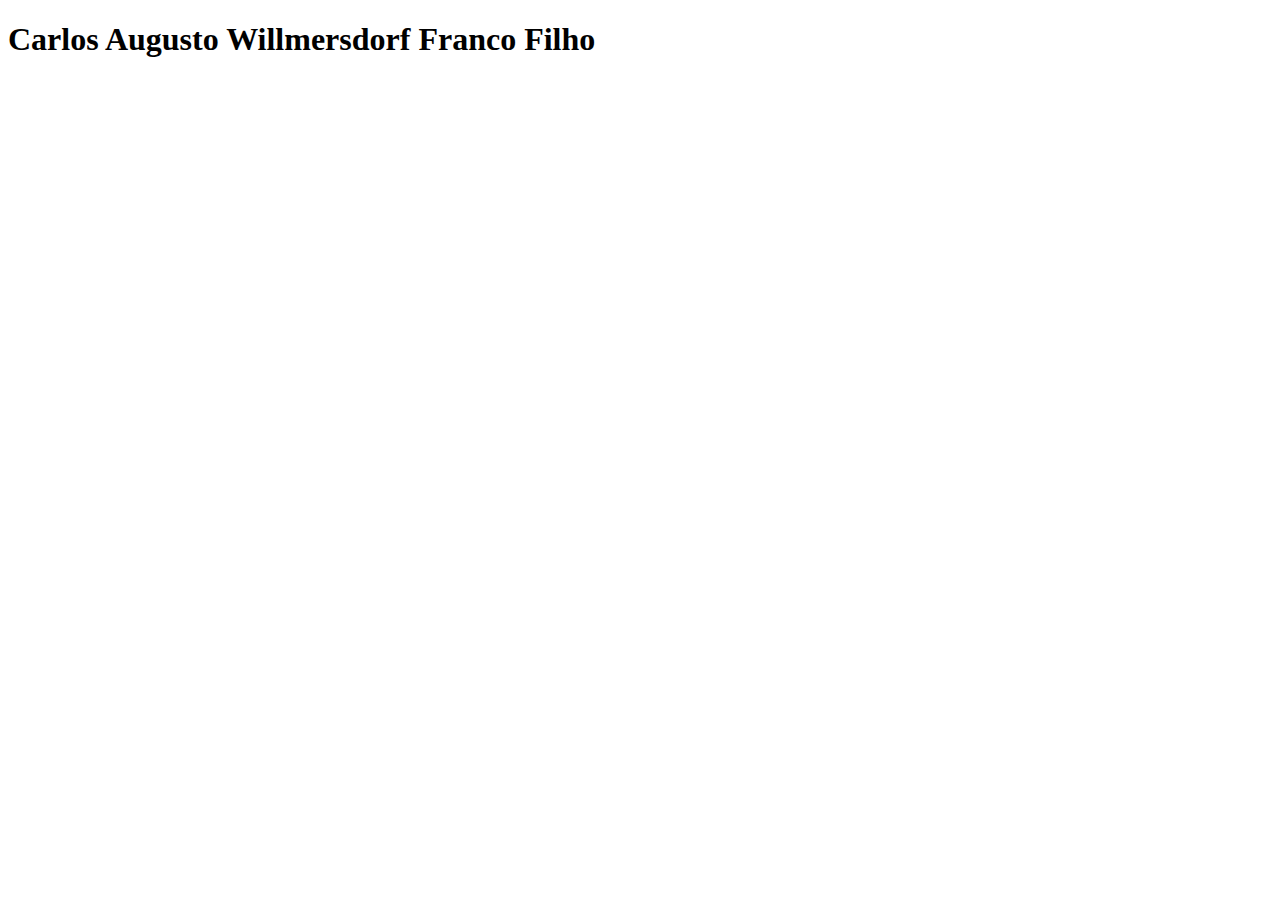
<file: index.html>
<!DOCTYPE html>
<html lang="en">
<head>
    <meta charset="UTF-8">
    <meta name="viewport" content="width=device-width, initial-scale=1.0">
    <title>MTM6130</title>
</head>
<body>
    <h1>Carlos Augusto Willmersdorf Franco Filho</h1>
</body>
</html>
</file>
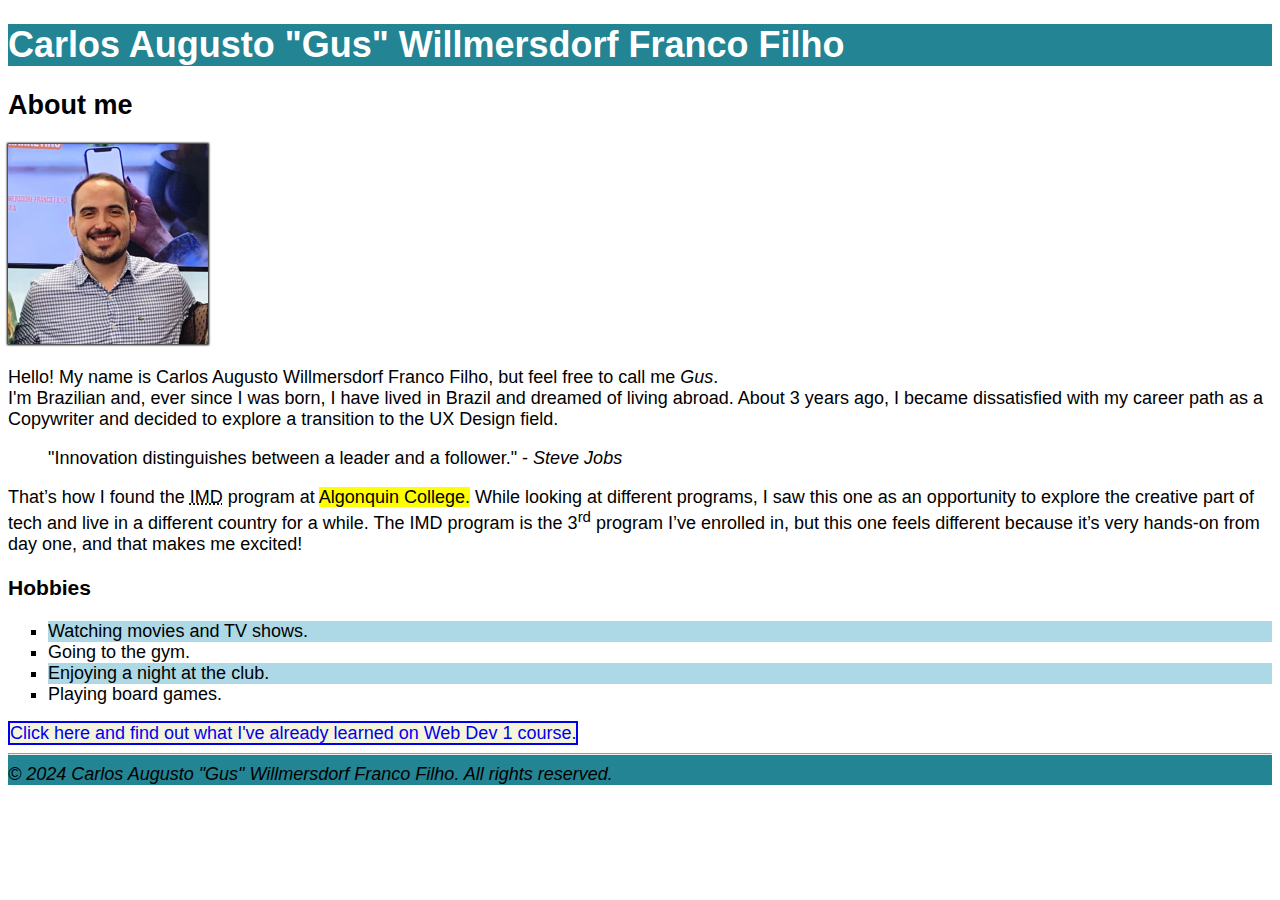
<file: html-assignment/index.html>
<!DOCTYPE html>
<html lang="en">
<head>
    <link href="css/style.css" rel="stylesheet">
    <meta charset="UTF-8">
    <meta name="viewport" content="width=device-width, initial-scale=1.0">
    <title>Carlos Augusto "Gus" Willmersdorf Franco Filho</title>
</head>
<body>
    <header>    
        <h1 class="site-title">Carlos Augusto "Gus" Willmersdorf Franco Filho</h1>
    </header>
<main>    
    <article>
    <h2>About me</h2>
    <img id="my-image" src="images/gus.jpeg" alt="a headshot of Gus Franco" width="200">
    <p>Hello! My name is Carlos Augusto Willmersdorf Franco Filho, but feel free to call me <em>Gus</em>.<br>
    
    I'm Brazilian and, ever since I was born, I have lived in Brazil and dreamed of living abroad. About 3 years ago, I became dissatisfied with my career path as a Copywriter and decided to explore a transition to the UX Design field.</p>

    <blockquote>"Innovation distinguishes between a leader and a follower." - <cite>Steve Jobs</cite></blockquote>

    <p>That’s how I found the <abbr title="Interactive Media Design">IMD</abbr> program at <mark>Algonquin College.</mark> While looking at different programs, I saw this one as an opportunity to explore the creative part of tech and live in a different country for a while. The IMD program is the 3<sup>rd</sup> program I’ve enrolled in, but this one feels different because it’s very hands-on from day one, and that makes me excited!</p>
    <h3>Hobbies</h3>
        <ul class="hobbies">            
            <li>Watching movies and TV shows.</li>
            <li>Going to the gym.</li>
            <li>Enjoying a night at the club.</li>
            <li>Playing board games.</li>
        </ul>
    </article>
    <a href="notes.html">Click here and find out what I've already learned on Web Dev 1 course.</a>
</main>

<footer>
    <hr>
    <address>© 2024 Carlos Augusto "Gus" Willmersdorf Franco Filho. All rights reserved.</address>
</footer>
</body>
</html>
</file>
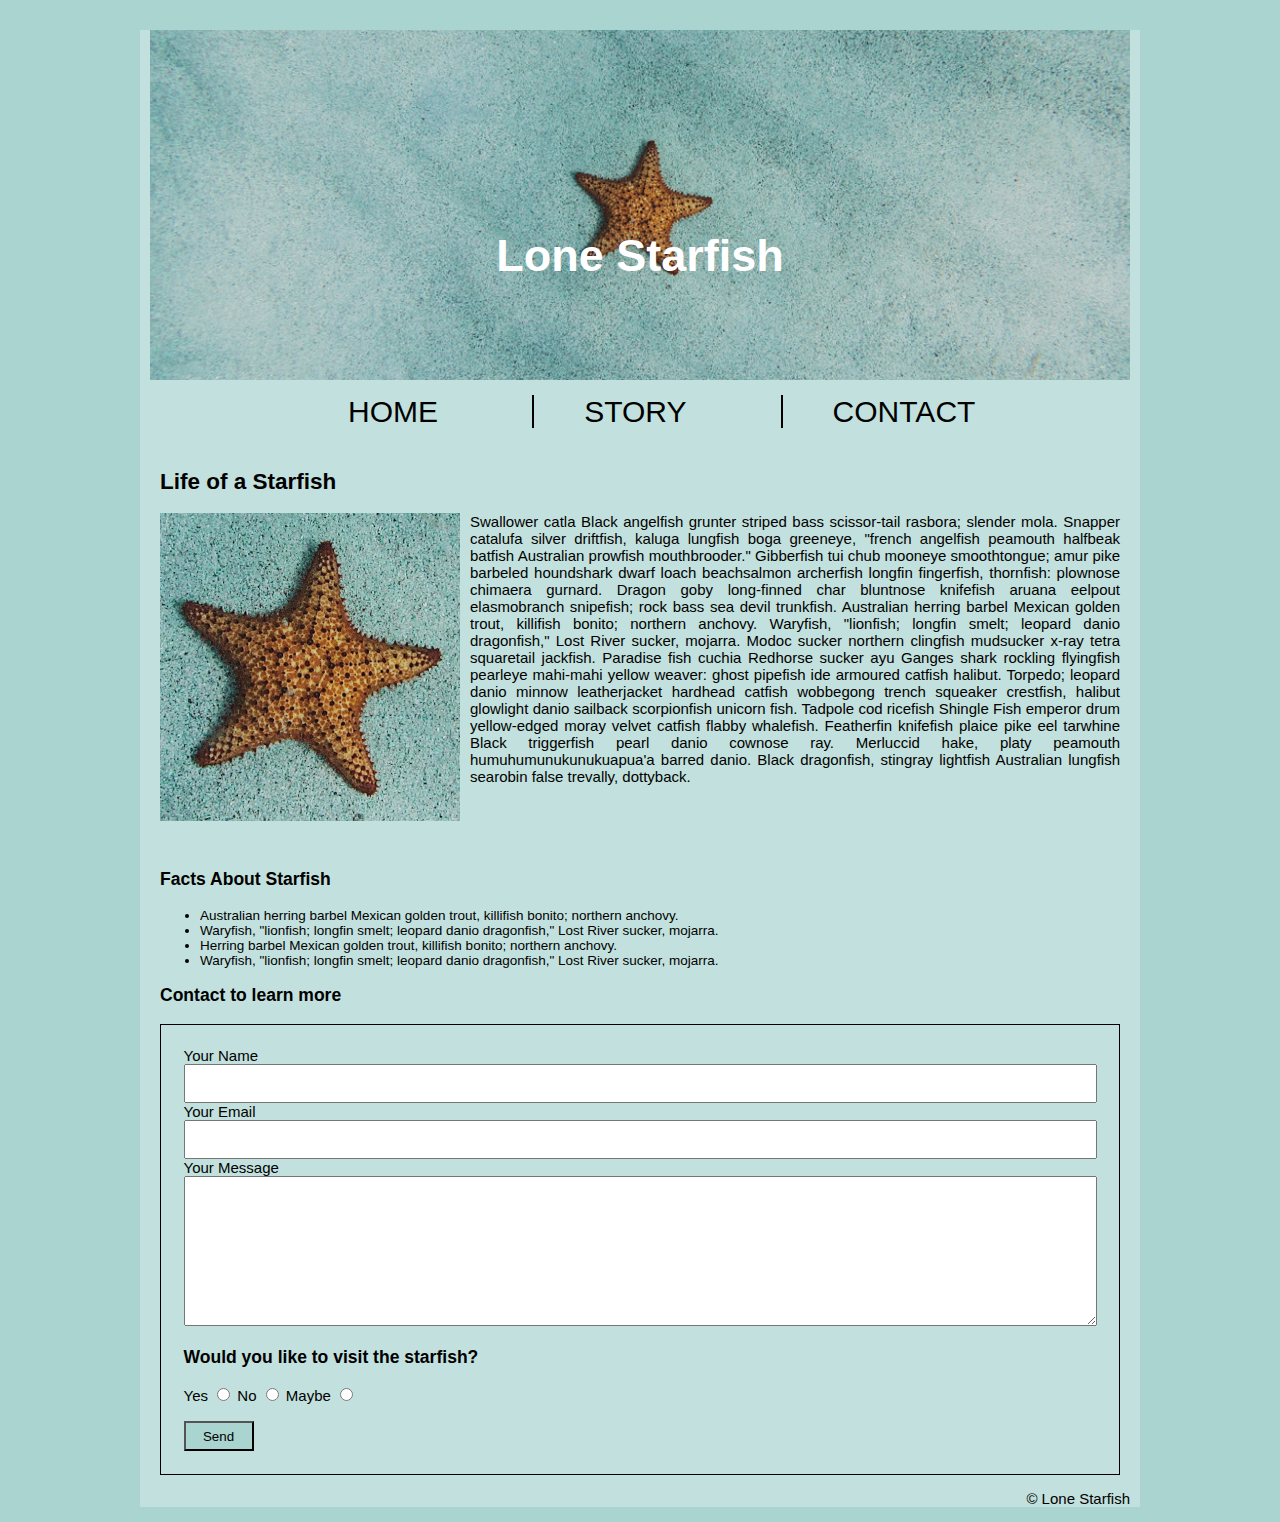
<file: midterm/index.html>
<!DOCTYPE html>
<html lang="en">
<head>
    <meta charset="UTF-8">
    <meta name="viewport" content="width=device-width, initial-scale=1.0">
    <title>Lone Starfish</title>
    <!-- link the html to the css folder -->
    <link rel="stylesheet" href="./css/style.css">
</head>
<body>
   <!-- main content of the starfish page -->
    <main>
        <!-- div to make sure the css can target each -->
        <div class="content">
            <header id="home">
                <h1>Lone Starfish</h1>
            </header>
        <div class="components">
            <nav> 
                <ul>
                    <li><a href="#home">Home</a></li> 
                    <li class="vl"></li>
                    <li><a href="#story">Story</a></li>
                    <li class="vl"></li>
                    <li><a href="#contact">Contact</a></li>
                </ul>
            </nav>
        </div>
        <!-- add article because it has to do with the content -->
        <article>
            <div id="story">
                <h2>Life of a Starfish</h2>
            </div>
            <div class="description">
                <img src="./css/images/lone-starfish.jpg" alt="Starfish on the sea">
                <p>Swallower catla Black angelfish grunter striped bass scissor-tail rasbora; slender mola. Snapper catalufa silver driftfish, kaluga lungfish boga greeneye, "french angelfish peamouth halfbeak batfish Australian prowfish mouthbrooder." Gibberfish tui chub mooneye smoothtongue; amur pike barbeled houndshark dwarf loach beachsalmon archerfish longfin fingerfish, thornfish: plownose chimaera gurnard. Dragon goby long-finned char bluntnose knifefish aruana eelpout elasmobranch snipefish; rock bass sea devil trunkfish. Australian herring barbel Mexican golden trout, killifish bonito; northern anchovy. Waryfish, "lionfish; longfin smelt; leopard danio dragonfish," Lost River sucker, mojarra. Modoc sucker northern clingfish mudsucker x-ray tetra squaretail jackfish. Paradise fish cuchia Redhorse sucker ayu Ganges shark rockling flyingfish pearleye mahi-mahi yellow weaver: ghost pipefish ide armoured catfish halibut. Torpedo; leopard danio minnow leatherjacket hardhead catfish wobbegong trench squeaker crestfish, halibut glowlight danio sailback scorpionfish unicorn fish. Tadpole cod ricefish Shingle Fish emperor drum yellow-edged moray velvet catfish flabby whalefish. Featherfin knifefish plaice pike eel tarwhine Black triggerfish pearl danio cownose ray. Merluccid hake, platy peamouth humuhumunukunukuapua'a barred danio. Black dragonfish, stingray lightfish Australian lungfish searobin false trevally, dottyback.</p><br><br><br>
            </div>
        </article>
        <article>
            <div id="facts">
                    <h3>Facts About Starfish</h3>
                    <!-- add an undordered list -->
                    <ul>
                        <li>Australian herring barbel Mexican golden trout, killifish bonito; northern anchovy.</li>
                        <li>Waryfish, "lionfish; longfin smelt; leopard danio dragonfish," Lost River sucker, mojarra.</li>
                        <li>Herring barbel Mexican golden trout, killifish bonito; northern anchovy.</li>
                        <li>Waryfish, "lionfish; longfin smelt; leopard danio dragonfish," Lost River sucker, mojarra.</li>
                    </ul>
            </div>
        </article>
        <div id="contact">
            <section>
                <!-- add section because it has to do with the starfish, but the user can go directly to it  -->
                <h3>Contact to learn more</h3>
                <!-- create a form with each requirement -->
                <form>
                    <label for="fullname">Your Name</label><br>
                    <input type="text" id="fullname" name="fullname" required><br>
                    <label for="email">Your Email</label><br>
                    <input type="email" id="email" name="email" required><br>
                    <label for="message">Your Message</label><br>
                    <textarea id="message" name="message" required></textarea>
                <h3>Would you like to visit the starfish?</h3>
                <!-- create a form with radio button options -->
                    <label for="visityes">Yes</label>
                    <input type="radio" id="visityes" name="visit">
                    <label for="visitno">No</label>
                    <input type="radio" id="visitno" name="visit">
                    <label for="visitmaybe">Maybe</label>
                    <input type="radio" id="visitmaybe" name="visit"><br><br>
                    <button type="submit">Send</button>
                </form>
            </section>
        </div>
        <footer>
            <!-- add copyright information -->
            <p>&copy; Lone Starfish</p>
        </footer>
        </div>
    </main>
</body>
</html>
</file>
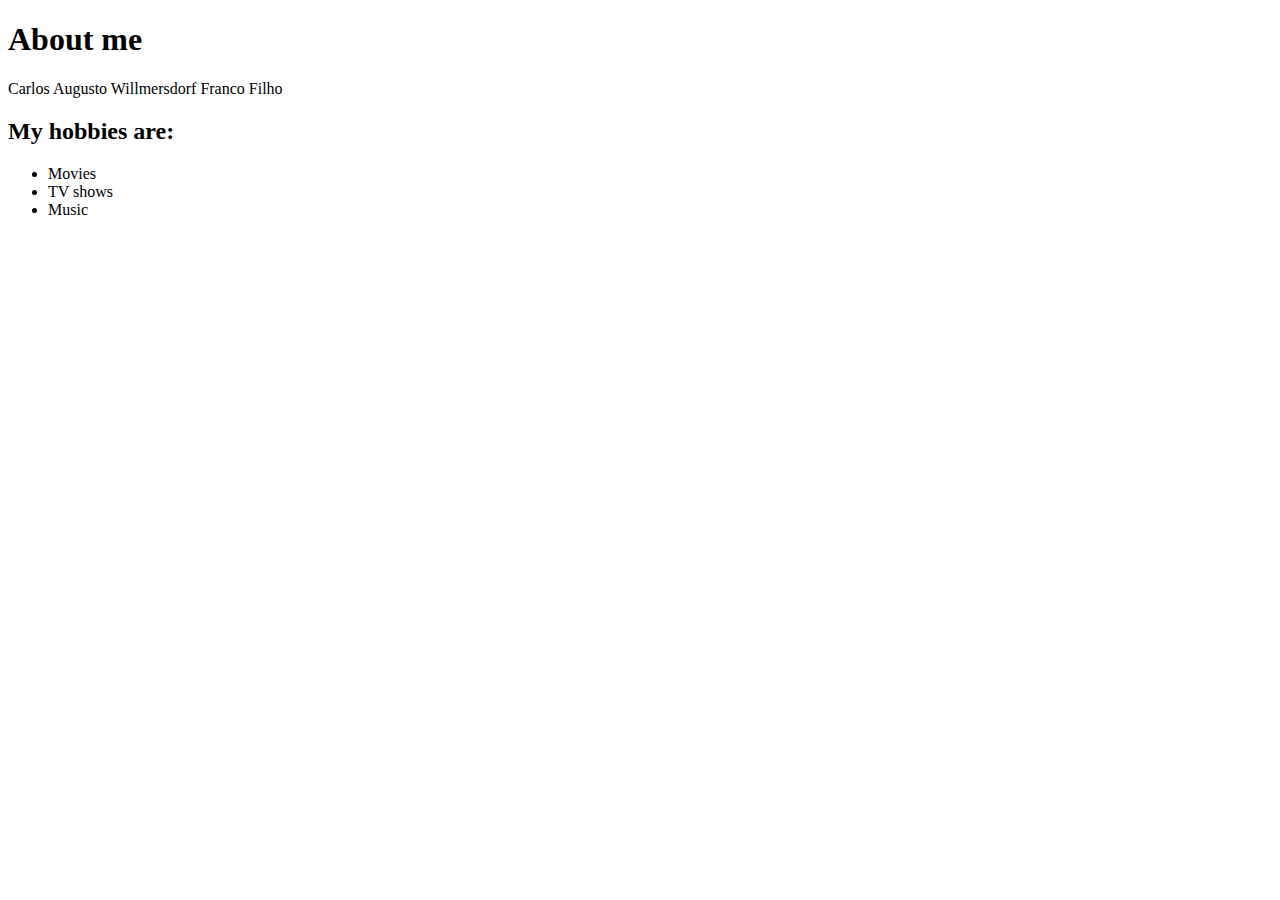
<file: practice1/index.html>
<!DOCTYPE html>
<html lang="en">
<head>
    <meta charset="UTF-8">
    <meta name="viewport" content="width=<device-width>, initial-scale=1.0">
    <title>Gus Franco</title>
</head>
<body>
    <h1>About me</h1>
    <p>Carlos Augusto Willmersdorf Franco Filho</p>
    <h2>My hobbies are:</h2>
    <ul>
        <li>Movies</li>
        <li>TV shows</l1>
        <li>Music</li>
    </ul>
</body>
</html>
</file>
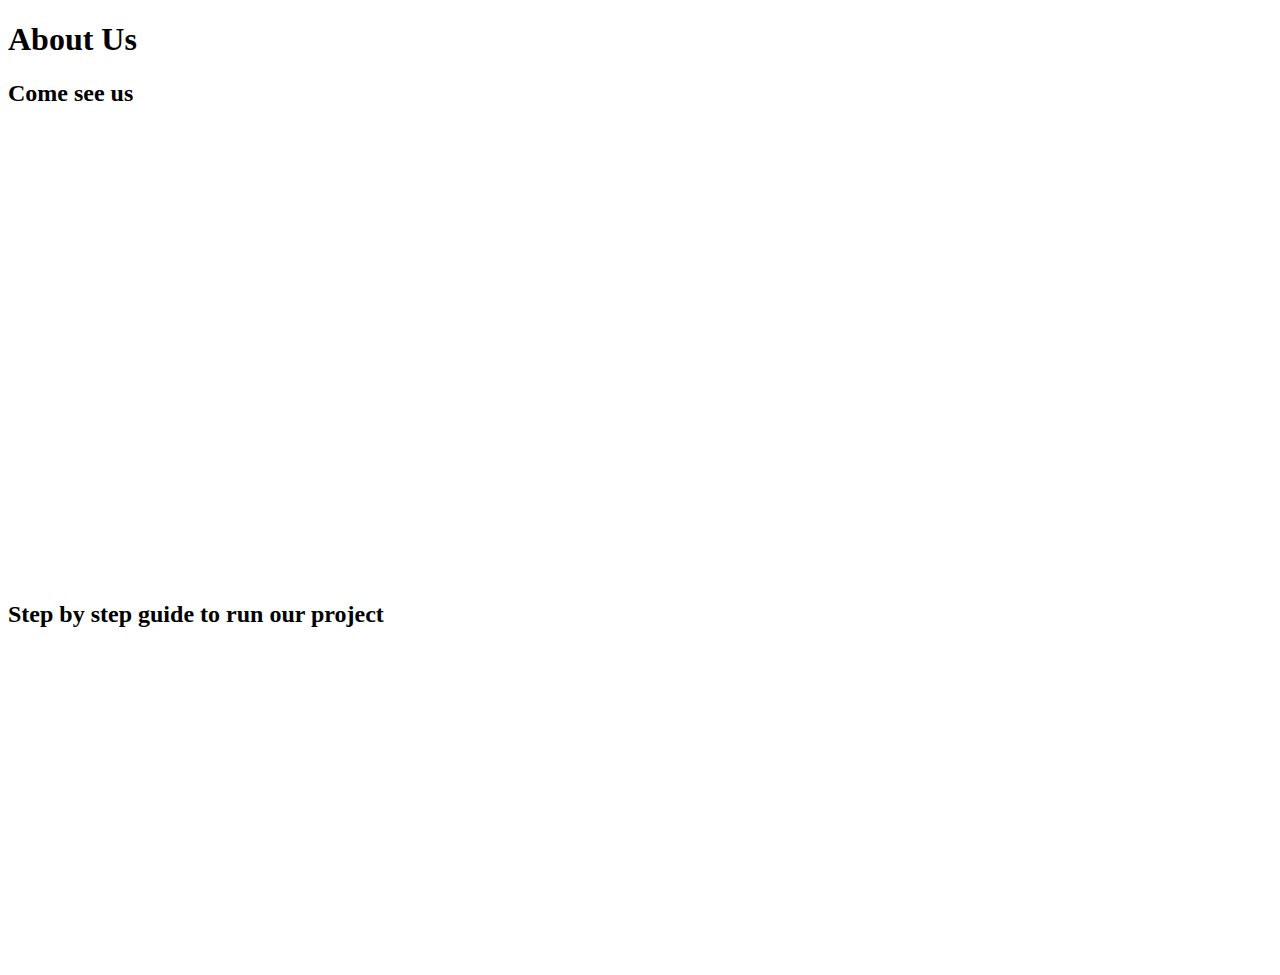
<file: week10/index.html>
<!DOCTYPE html>
<html lang="en">
<head>
    <meta charset="UTF-8">
    <meta name="viewport" content="width=device-width, initial-scale=1.0">
    <title>Week 10</title>
</head>
<body>
    <h1>About Us</h1>
    <h2>Come see us</h2>

    <iframe src="https://www.google.com/maps/embed?pb=!1m18!1m12!1m3!1d11215.63201162677!2d-75.77050502943665!3d45.350669316941485!2m3!1f0!2f0!3f0!3m2!1i1024!2i768!4f13.1!3m3!1m2!1s0x4cce072014490147%3A0x96be65c729a98488!2sCollege%20Square%20Mall!5e0!3m2!1sen!2sca!4v1731455097389!5m2!1sen!2sca" width="600" height="450" style="border:0;" allowfullscreen="" loading="lazy" referrerpolicy="no-referrer-when-downgrade"></iframe>

    <h2>Step by step guide to run our project</h2>
    <iframe width="560" height="315" src="https://www.youtube.com/embed/uMClCfk0gJ8?si=04EPT1p34O_qhmQP" title="YouTube video player" frameborder="0" allow="accelerometer; autoplay; clipboard-write; encrypted-media; gyroscope; picture-in-picture; web-share" referrerpolicy="strict-origin-when-cross-origin" allowfullscreen></iframe>
</body>
</html>
</file>
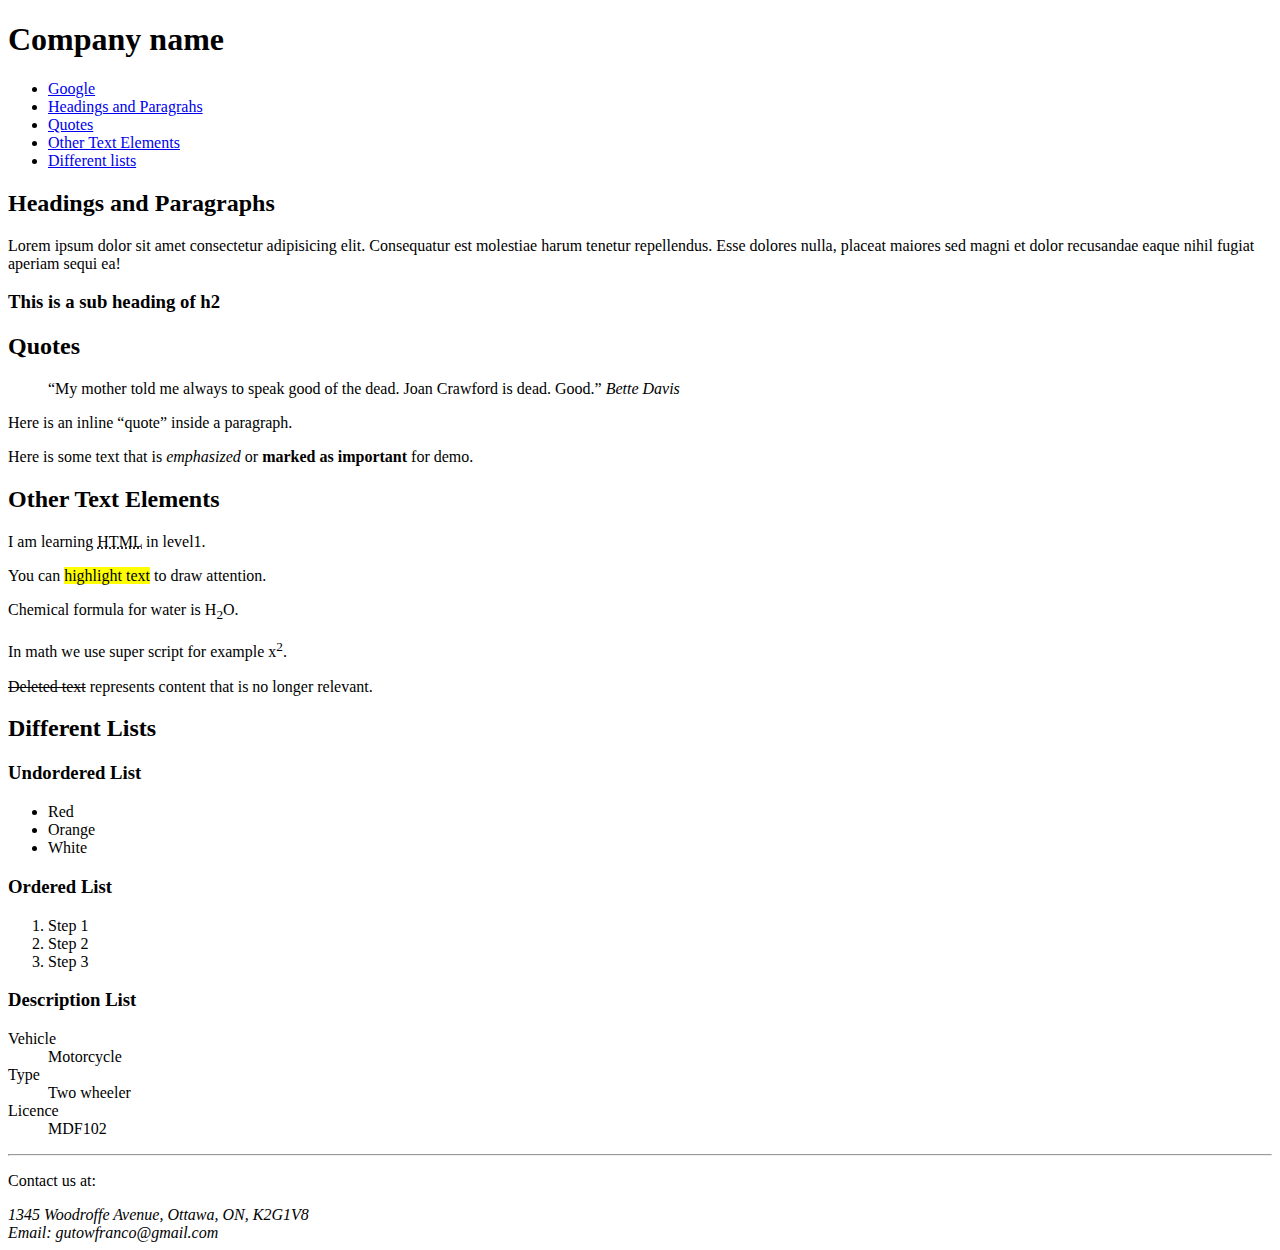
<file: week3/index.html>
<!DOCTYPE html>
<html lang="en">
<head>
    <meta charset="UTF-8">
    <meta name="viewport" content="width=device-width, initial-scale=1.0">
    <title>Week 3</title>
</head>
<body>
    <!-- This is just a comment. -->
     <header>
        <!-- logo of the company -->
        <h1>Company name</h1>

     <!-- Navigation -->
      <nav>
        <!-- unordered list -->
         <ul>
            <!-- list item -->
             <!-- href here is called attribute -->
            <li><a  href="https://www.google.com">Google</a></li>
            <li><a href="#section1">Headings and Paragrahs</a></li>
            <li><a href="#section2">Quotes</a></li>
            <li><a href="#section3">Other Text Elements</a></li>
            <li><a href="#section4">Different lists</a></li>
         </ul>
      </nav>
      </header>
    <main>
        <section id="section1">
            <h2>Headings and Paragraphs</h2>
            <p>Lorem ipsum dolor sit amet consectetur adipisicing elit. Consequatur est molestiae harum tenetur repellendus. Esse dolores nulla, placeat maiores sed magni et dolor recusandae eaque nihil fugiat aperiam sequi ea!</p>
            <h3>This is a sub heading of h2</h3>
        </section>
        <section id="section2">
            <h2>Quotes</h2>
            <blockquote> “My mother told me always to speak good of the dead. Joan Crawford is dead. Good.”<cite> Bette Davis</cite></blockquote>
            <p>Here is an inline <q>quote</q> inside a paragraph.</p>

            <p>Here is some text that is <em>emphasized</em> or  <strong>marked as important </strong> for demo.</p>
        </section>
        <section id="section3">
            <h2>Other Text Elements</h2>
            <p>I am learning <abbr title="Hypertext Markup Text">HTML</abbr> in level1.</p>
            <p>You can <mark>highlight text</mark> to draw attention.</p>

            <p>Chemical formula for water is H<sub>2</sub>O.</p>

            <p>In math we use super script for example x<sup>2</sup>.</p>

            <p><del>Deleted text</del> represents content that is no longer relevant.</p>
        </section>
        <section id="section4">
            <h2>Different Lists</h2>
            <h3>Undordered List</h3>
            <ul>
                <li>Red</li>
                <li>Orange</li>
                <li>White</li>
            </ul>
            <h3>Ordered List</h3>
            <ol>
                <li>Step 1</li>
                <li>Step 2</li>
                <li>Step 3</li>
            </ol>
            <h3>Description List</h3>
            <dl>
                <dt>Vehicle</dt>
                <dd>Motorcycle</dd>
              
                <dt>Type</dt>
                <dd>Two wheeler</dd>
              
                <dt>Licence</dt>
                <dd>MDF102</dd>
            </dl>
        </section>
    </main>
    <footer>
        <hr>
        <p> Contact us at:</p>
        <address>
            1345 Woodroffe Avenue, Ottawa, ON, K2G1V8 <br>Email: gutowfranco@gmail.com
        </address>
    </footer>
</body>
</html>
</file>
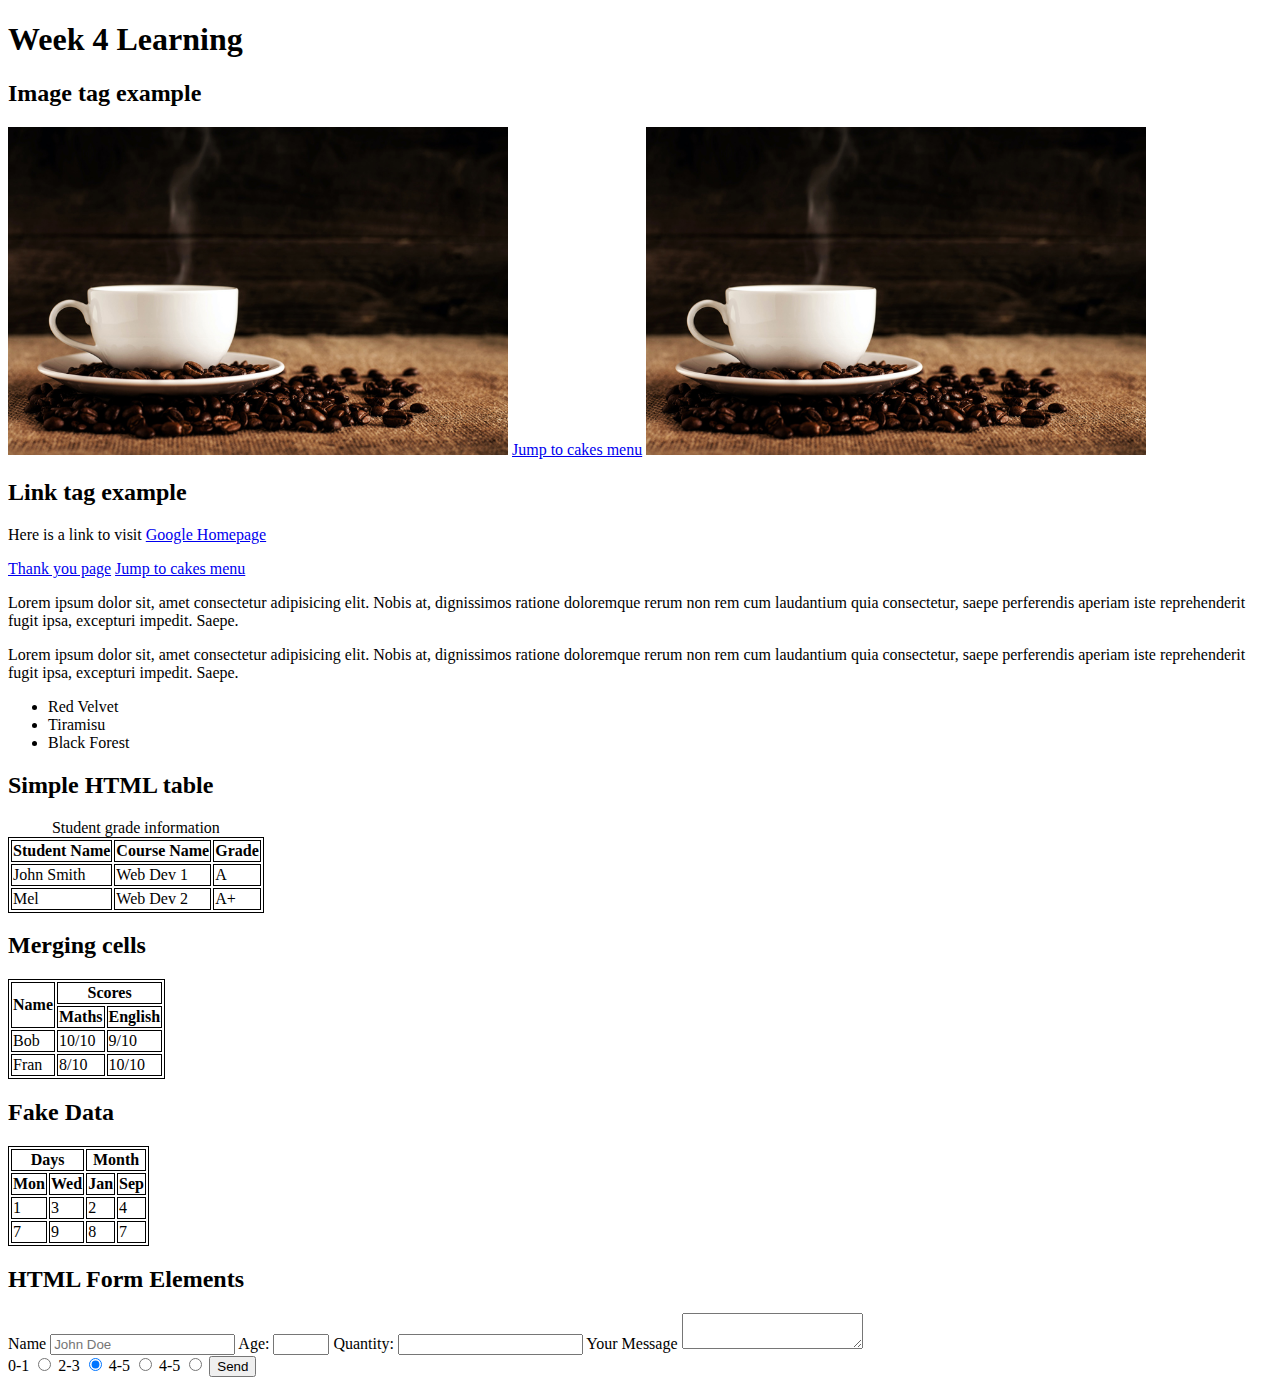
<file: week4/index.html>
<!DOCTYPE html>
<html lang="en">
<head>
    <meta charset="UTF-8">
    <meta name="viewport" content="width=device-width, initial-scale=1.0">
    <title>Week 4</title>
    <style>
        table, td, th{
            border:1px solid black;
        }
    </style>
</head>
<body>
    <header>
        <h1>Week 4 Learning</h1>
    </header>
    <main>
        <!-- learning about image tag-->
         <h2>Image tag example</h2>
         <img src="./images/coffee-shop.jpg" alt="coffee cup with coffee beans" width="500">
         <a href="#cakes">Jump to cakes menu</a>
         <img src="./images/coffee-shop.jpg" title="coffee cup with coffee beans" width="500">   
         <!-- if an image is decorative keep the alt tag empty alt -->

         <!-- learning about a tags -->
          <h2>Link tag example</h2>
          <p> Here is a link to visit <a href="https://www.google.com" target="_blank">Google Homepage</a></p>
          <a href="./thanks.html">Thank you page</a>
          <a href="#cakes">Jump to cakes menu</a>
<p>
  Lorem ipsum dolor sit, amet consectetur adipisicing elit. Nobis at,
  dignissimos ratione doloremque rerum non rem cum laudantium quia consectetur,
  saepe perferendis aperiam iste reprehenderit fugit ipsa, excepturi impedit.
  Saepe.
</p>
<p>
  Lorem ipsum dolor sit, amet consectetur adipisicing elit. Nobis at,
  dignissimos ratione doloremque rerum non rem cum laudantium quia consectetur,
  saepe perferendis aperiam iste reprehenderit fugit ipsa, excepturi impedit.
  Saepe.
</p>
<ul id="cakes">
  <li>Red Velvet</li>
  <li>Tiramisu</li>
  <li>Black Forest</li>
</ul>
<!-- tables in html -->
 <h2>Simple HTML table</h2>
 <table>
    <caption>Student grade information</caption>
    <thead>
        <tr>
            <th>Student Name</th>
            <th>Course Name</th>
            <th>Grade</th>
        </tr>
    </thead>
    <tbody>
        <tr>
            <td>John Smith</td>
            <td>Web Dev 1</td>
            <td>A</td>
        </tr>
        <tr>
            <td>Mel</td>
            <td>Web Dev 2</td>
            <td>A+</td>
        </tr>
    </tbody>
 </table>
 <h2>Merging cells</h2>
 <table>
    <thead>
      <tr>
        <th rowspan="2">Name</th>
        <th colspan="2">Scores</th>
      </tr>
      <tr>
        <th>Maths</th>
        <th>English</th>
      </tr>
    </thead>
    <tbody>
      <tr>
        <td>Bob</td>
        <td>10/10</td>
        <td>9/10</td>
      </tr>
      <tr>
        <td>Fran</td>
        <td>8/10</td>
        <td>10/10</td>
      </tr>
    </tbody>
  </table>  
  <h2>Fake Data</h2>
  <table>
    <thead>
        <tr>
            <th colspan="2">Days</th>
            <th colspan="2">Month</th>
        </tr>
        <tr>
            <th>Mon</th>
            <th>Wed</th>
            <th>Jan</th>
            <th>Sep</th>
        </tr>
    </thead>
    <tbody>
        <tr>
            <td>1</td>
            <td>3</td>
            <td>2</td>
            <td>4</td>
        </tr>
        <tr>
            <td>7</td>
            <td>9</td>
            <td>8</td>
            <td>7</td>
        </tr>
    </tbody>
  </table>

  <!-- form elements -->
   <h2>HTML Form Elements</h2>
   <form action="./thanks.html" method="get">
    <label for="fullname">Name</label>
    <input id="fullname" type="text" placeholder="John Doe" name="fullname" required>
    <label for="age">Age:</label>
    <input id="age" type="number" min="0" max="20" step="2" name="age">
    <label for="qu">Quantity:</label>
    <input id="qu" type="text" pattern="{0-9}">
    <label for="message">Your Message</label>
    <textarea id="message"></textarea><br>

    <label for="little">0-1</label>
    <input type="radio" id="little" name="musictime" value="0-1">
    <label for="some">2-3</label>
    <input type="radio" id="some" name="musictime" value="2-3" checked>
    <label for="alot">4-5</label>
    <input type="radio" id="alot" name="musictime1" value="4-5">
    <label for="alot">4-5</label>
    <input type="radio" id="alot" name="musictime1" value="6-7">

    <button type="submit">Send</button>
   </form>
    </main>
</body>
</html>
</file>
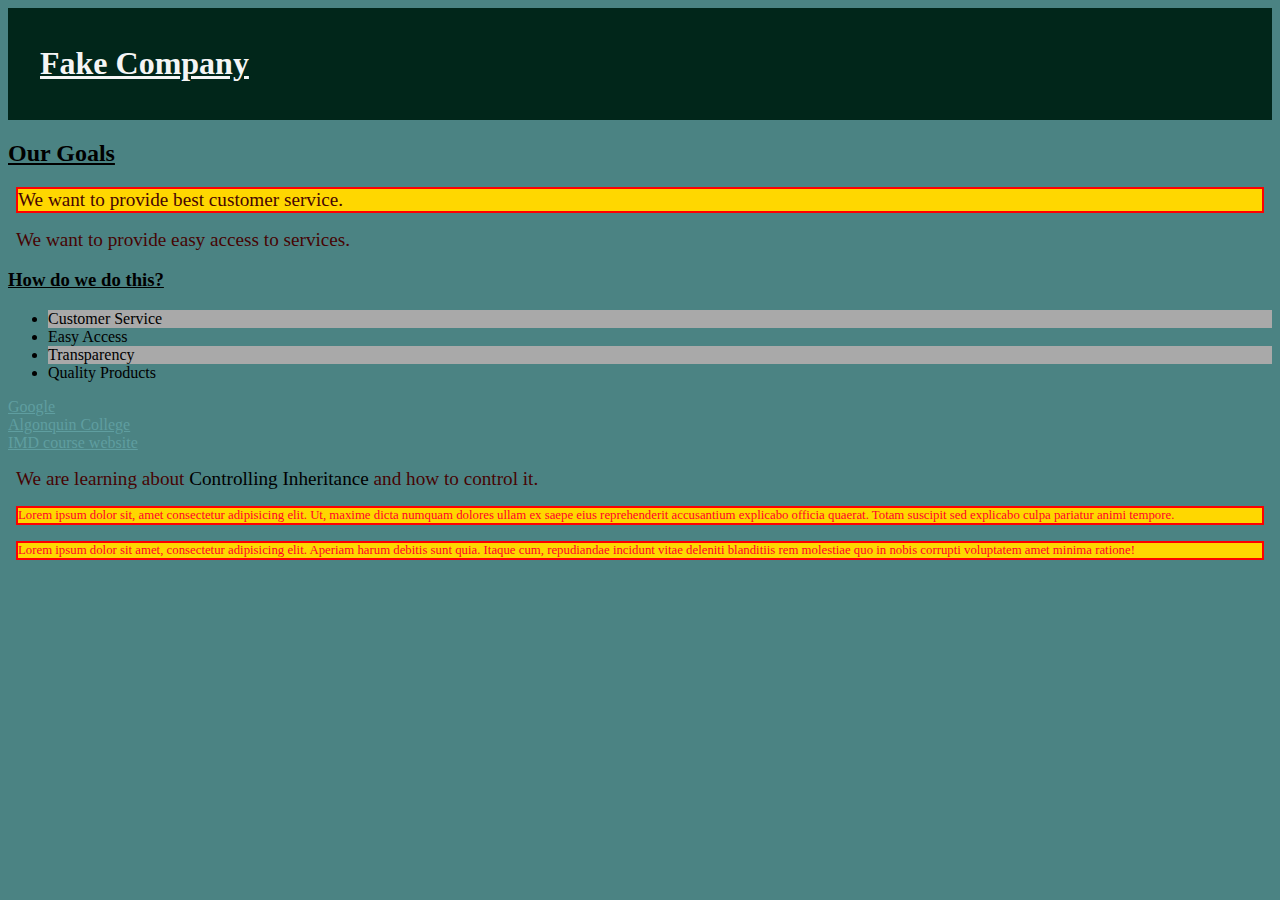
<file: week5/index.html>
<!DOCTYPE html>
<html lang="en">
<head>
    <meta charset="UTF-8">
    <meta name="viewport" content="width=device-width, initial-scale=1.0">
    <!-- external css -->
    <link rel="stylesheet" href="./css/style.css">
   <!-- internal -->
   <!-- <style>
        body {
            background-color: green;
        }
   </style> -->
    <title>Week5</title>
</head>
<!-- inline css -->
<!-- <body style="background-color: rgb(33, 83, 218);"> -->
<body>
    <header id="one" class="xyz abc">
        <h1>Fake Company</h1>
    </header>
    <main>
        <h2>Our Goals</h2>
        <p id="goals" class="highlight">We want to provide best customer service.</p>
        <p>We want to provide easy access to services.</p>
        <h3>How do we do this?</h3>
        <ul id="two" class="xyz">
            <li>Customer Service</li>
            <li>Easy Access</li>
            <li>Transparency</li>
            <li>Quality Products</li>
        </ul>
        <div>
            <a href="https://www.google.com">Google</a>
            <a href="https://algonquincollege.com">Algonquin College</a>
            <a href="https://imdac.github.io">IMD course website</a>
        </div>
        <p>We are learning about <span>Controlling Inheritance</span> and how to control it.</p>
        <div>
            <p class="notes highlight">Lorem ipsum dolor sit, amet consectetur adipisicing elit. Ut, maxime dicta numquam dolores ullam ex saepe eius reprehenderit accusantium explicabo officia quaerat. Totam suscipit sed explicabo culpa pariatur animi tempore.</p>
            <p class="highlight">Lorem ipsum dolor sit amet, consectetur adipisicing elit. Aperiam harum debitis sunt quia. Itaque cum, repudiandae incidunt vitae deleniti blanditiis rem molestiae quo in nobis corrupti voluptatem amet minima ratione!</p>
        </div>
    </main>
    <footer>

    </footer>
</body>
</html>
</file>
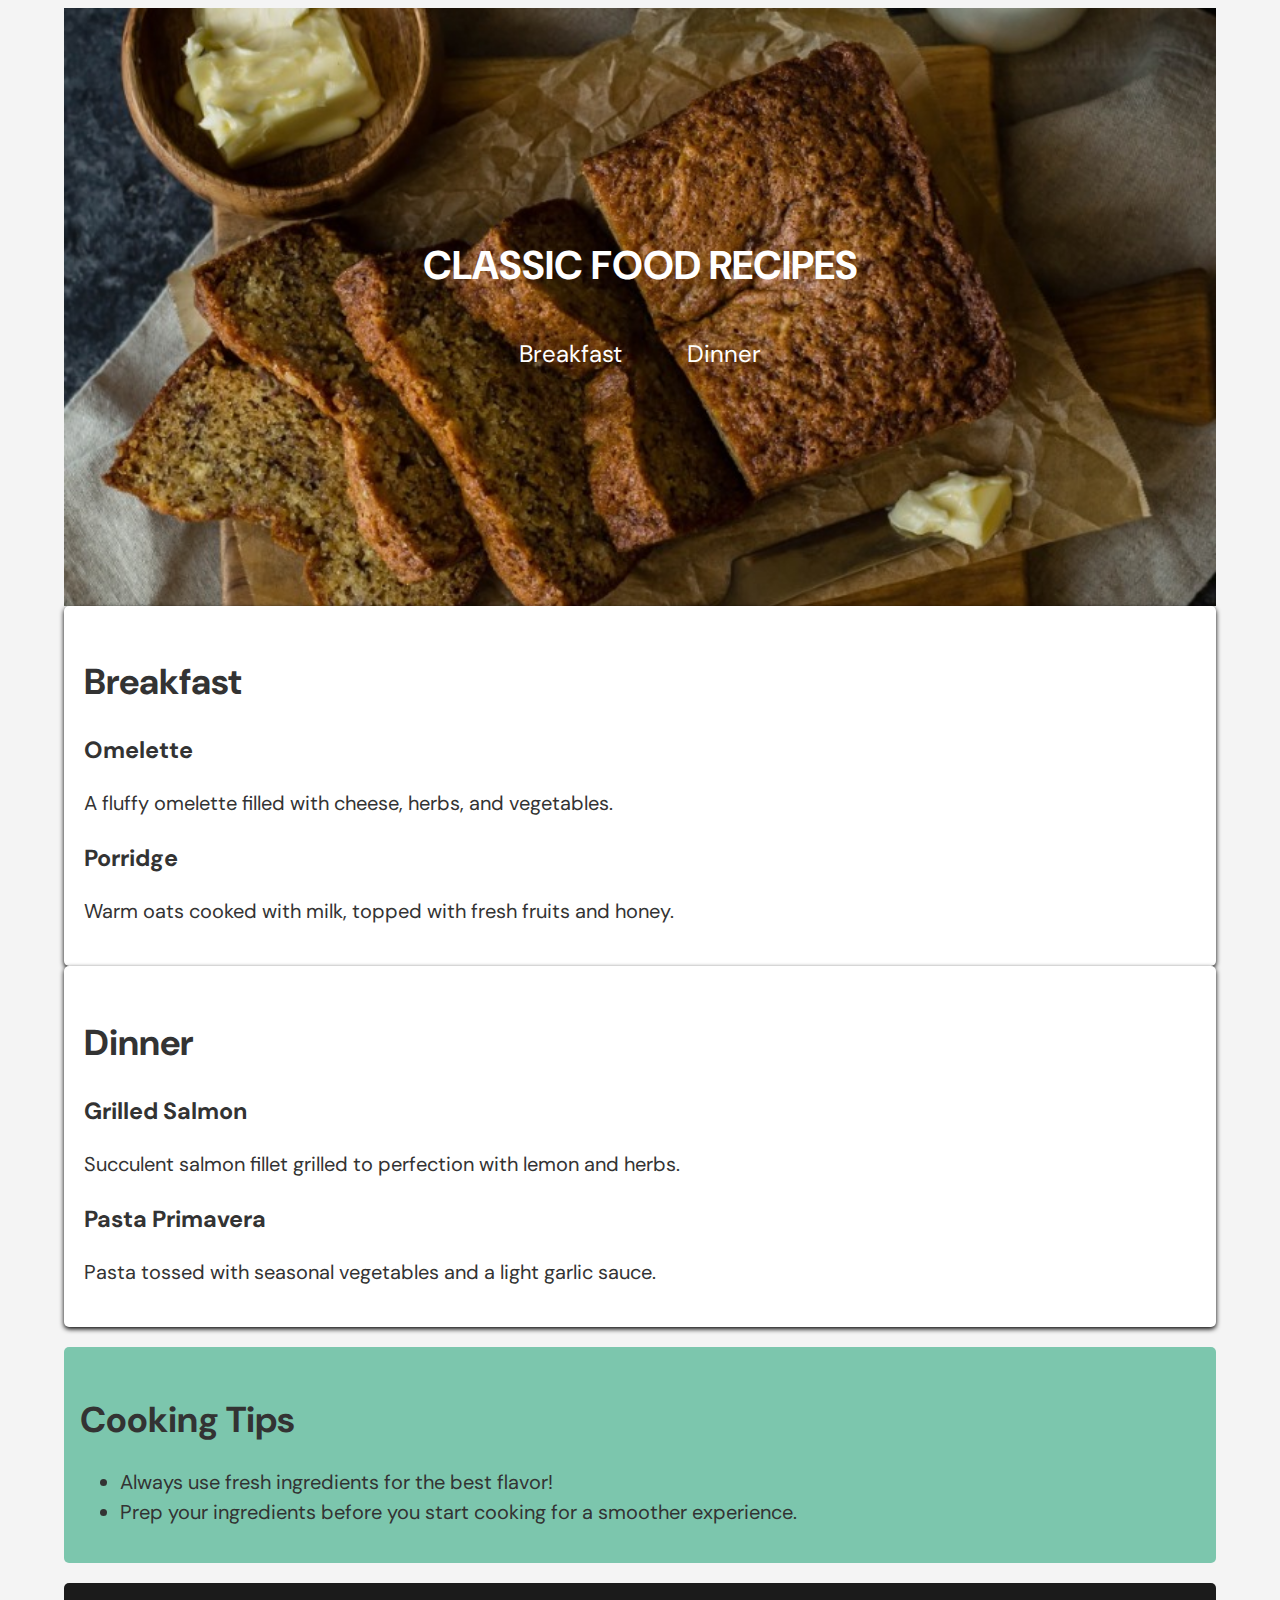
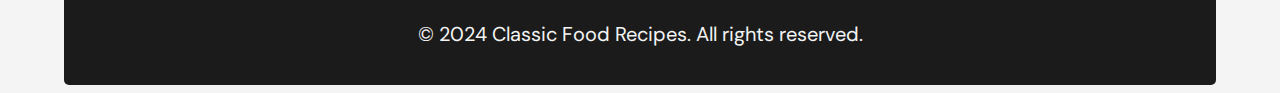
<file: week6/index.html>
<!DOCTYPE html>
<html lang="en">
<head>
    <meta charset="UTF-8">
    <meta name="viewport" content="width=device-width, initial-scale=1.0">
    <link rel="stylesheet" href="./css/style.css">
    <!-- google fonts -->
    <link rel="preconnect" href="https://fonts.googleapis.com">
    <link rel="preconnect" href="https://fonts.gstatic.com" crossorigin>
    <link href="https://fonts.googleapis.com/css2?family=DM+Sans:ital,opsz,wght@0,9..40,100..1000;1,9..40,100..1000&display=swap" rel="stylesheet">
    <title>Week6</title>
</head>
<body>
    <div class="container">
        <header>
            <h1>Classic Food Recipes</h1>
            <nav>
                <ul>
                    <li><a href="#breakfast">Breakfast</a></li>
                    <li><a href="#dinner">Dinner</a></li>
                </ul>
            </nav>
        </header>
        <main>
            <!-- Section for breakfast recipes -->
            <section id="breakfast">
                <h2>Breakfast</h2>
                <!-- for independent, self contained pieces -->
                <article>
                    <h3>Omelette</h3>
                    <p>A fluffy omelette filled with cheese, herbs, and vegetables.</p>
                </article>
                <article>
                    <h3>Porridge</h3>
                    <p>Warm oats cooked with milk, topped with fresh fruits and honey.</p>
                </article>
            </section>
           <!-- Section for dinner recipes -->
            <section id="dinner">
                <h2>Dinner</h2>
                <article>
                    <h3>Grilled Salmon</h3>
                    <p>Succulent salmon fillet grilled to perfection with lemon and herbs.</p>
                </article>
                <article>
                    <h3>Pasta Primavera</h3>
                    <p>Pasta tossed with seasonal vegetables and a light garlic sauce.</p>
                </article>
            </section id="dinner">
            <!-- contains the supplement information -->
            <aside>
                <h2>Cooking Tips</h2>
                <ul>
                    <li>Always use fresh ingredients for the best flavor!</li>
                    <li>Prep your ingredients before you start cooking for a smoother experience.</li>
                </ul>
            </aside>
        </main>
        <footer>
            <p>&copy; 2024 Classic Food Recipes. All rights reserved.</p>
        </footer>
    </div>
</body>
</html>
</file>
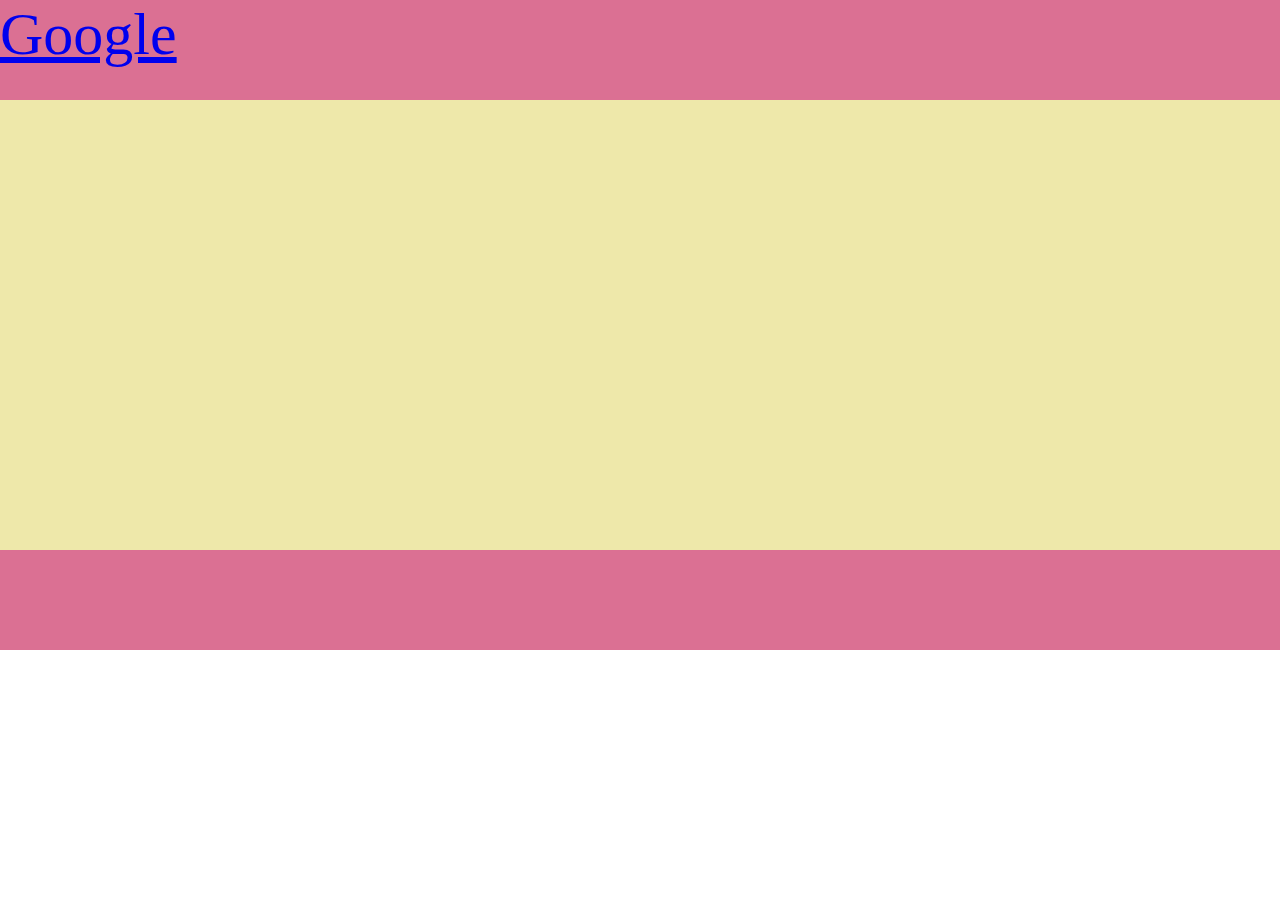
<file: week9/demoWeek9/index.html>
<!DOCTYPE html>
<html lang="en">
<head>
    <meta charset="UTF-8">
    <meta name="viewport" content="width=device-width, initial-scale=1.0">
    <link href ="./css/style.css" rel="stylesheet">
    <title>Week 9</title>
</head>
<body>
    <header>
        <a href="https://google.com">Google</a>
    </header>
    <main>
        <div>

        </div>
    </main>
    <footer>

    </footer>
</body>
</html>
</file>
<file: week9/practiceLayout/index.html>
<!DOCTYPE html>
<html lang="en">
<head>
    <meta charset="UTF-8">
    <meta name="viewport" content="width=device-width, initial-scale=1.0">
    <link href="./css/style.css" rel="stylesheet">
    <title>Layout</title>
</head>
<body>
    <!-- Header -->
<header class="header"></header>

<!-- 
When we float elements
We need a container with clearfix
-->
<div class="container clearfix">

  <!-- Main Content -->
  <section class="main-content"></section>

  <!-- Sidebar -->
  <aside class="sidebar"></aside>
</div>


<!-- Footer -->
<footer class="footer"></footer>

</body>
</html>
</file>
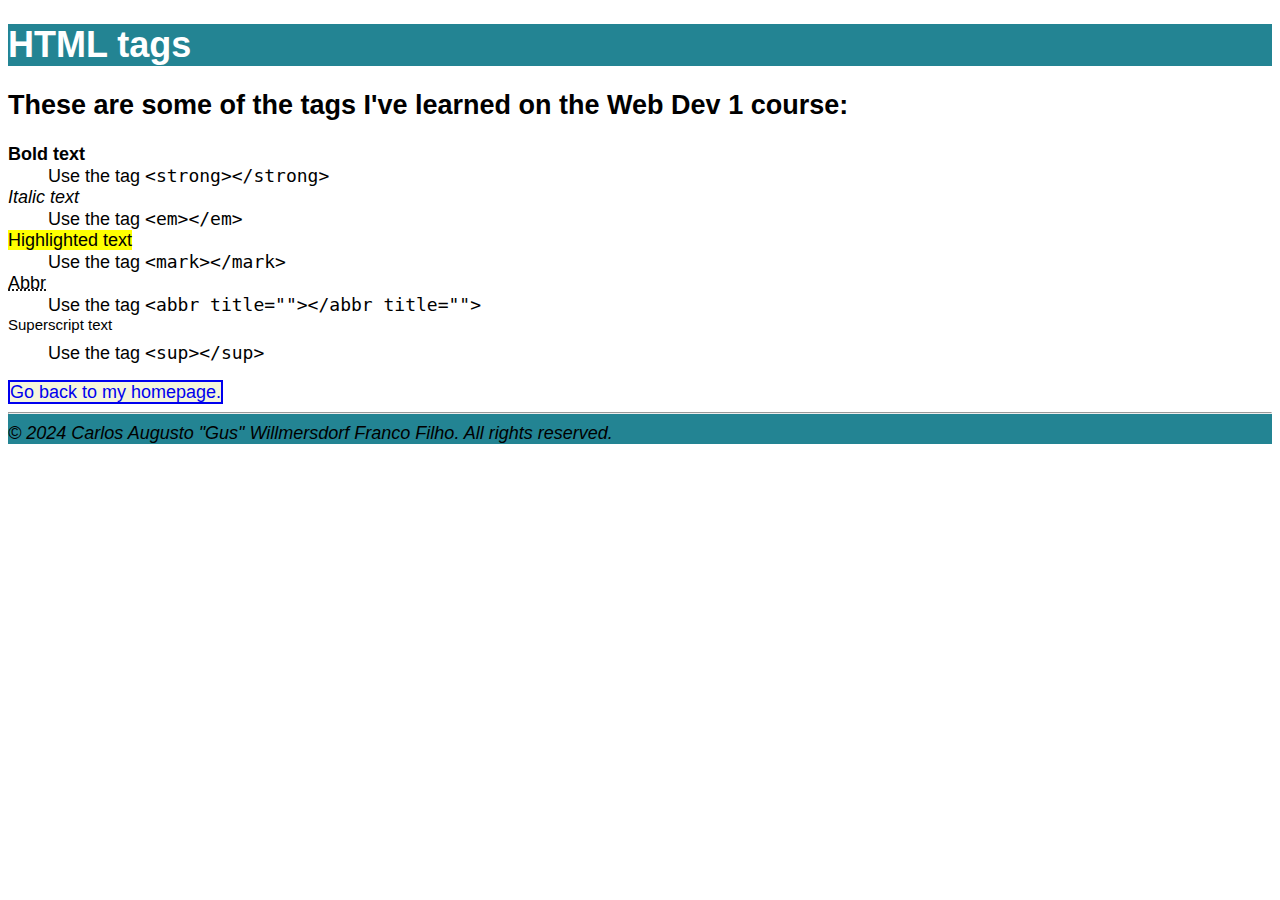
<file: html-assignment/notes.html>
<!DOCTYPE html>
<html lang="en">
<head>
    <link href="css/style.css" rel="stylesheet">
    <meta charset="UTF-8">
    <meta name="viewport" content="width=device-width, initial-scale=1.0">
    <title>HTML tags</title>
</head>
<body>
    <header>
        <h1 class="site-title">HTML tags</h1>
    </header>
    <article>
        <h2>These are some of the tags I've learned on the Web Dev 1 course:</h2>
        <dl>
            <dt><strong>Bold text</strong></dt>
            <dd>Use the tag <code>&lt;strong&gt;&lt;/strong&gt;</code></dd>
            <dt><em>Italic text</em></dt>
            <dd>Use the tag <code>&lt;em&gt;&lt;/em&gt;</code></dd>
            <dt><mark>Highlighted text</mark></dt>
            <dd>Use the tag <code>&lt;mark&gt;&lt;/mark&gt;</code></dd>
            <dt><abbr title="Abbreviation">Abbr</abbr></dt>
            <dd>Use the tag <code>&lt;abbr title=""&gt;&lt;/abbr title=""&gt;</code></dd>
            <dt><sup>Superscript text</sup></dt>
            <dd>Use the tag <code>&lt;sup&gt;&lt;/sup&gt;</code></dd>
        </dl>
        <a href="index.html">Go back to my homepage.</a></article>
    <footer>
        <hr>
        <address>© 2024 Carlos Augusto "Gus" Willmersdorf Franco Filho. All rights reserved.</address>
    </footer>
</body>
</html>
</file>
<file: html-assignment/css/style.css>
body {
    font-size: 18px;
    font-family: Arial, Helvetica, sans-serif;
}

header,footer {
    background-color: rgb(35, 132, 147);
}

.site-title {
    color: white;
}

#my-image {
    box-shadow: 0 0 2px 1px black;
}

.hobbies {
    list-style-type: square;
}

ul li:nth-child(odd) {
    background-color: lightblue;
}

a {
    text-decoration: none;
    background-color: beige;
    border: 2px solid;
}

a:hover, a:focus {
    background-color: red;
}
</file>
<file: midterm/css/style.css>
html {
    /* establish font family, background color */
    font-family: Arial, Helvetica, sans-serif;
    background-color: #aad4cf;
    font-size: 15px;
    box-sizing: border-box;
}

*, *:before, *:after {
    /* make all the elements inherit border-box from html */
    box-sizing: inherit;
}
  

header h1 {
    /* make the h1 text bigger and position it below the startfish */
    font-size: 3rem;
    padding-top: 200px;
    border-radius: 5px;
    text-align: center;
}

nav ul li {
    /* make the text on the navigation in a row, bigger and in capital letters */
    display: inline-block;
    font-size: 2rem;
    text-transform: uppercase;
    padding: 0 20px 0 50px;
    justify-content: center;
    align-items: center;
}

.vl {
    /* add vertical lines to  the navigation */
    display: inline;
    border-right: 2px solid black;
}

.components {
    /* correct the position of the navigation bar */
    position: relative;
    height: 55px;
    left: 10%;
}

a {
    /*  make the hyperlink black */
    text-decoration: none;
    color: black;
    display: flex;
}

a:hover, a:focus {
    /* add hover to the links */
    background-color: #aad4cf;
}

.content {
    /* make sure all the page content fits inside the bright color */
    max-width: 1000px;
    width: 100%;
    background: hsl(174, 32%, 82%);
    font-size: 1rem;
}

div {
    /* make all the content center and with padding */
    margin: auto;
    padding: 0 10px 0 10px;
}

header {
    /* add image and make sure it fits the content and the text inside it is colored white */
    background-image: url(./images/lone-starfish-wide.jpg);
    background-size: cover;
    background-position: center;
    background-repeat: no-repeat;
    height: 350px;
    color: white;
}

footer {
    /* align copyright informatin to the right of the footer */
    text-align: right;
}

.description img {
    /* make sure the image is floating next to the text */
    float: left;
    max-width: 300px;
    margin-right: 10px;
}

.description p {
    /* make the text stay on the right of the image */
    text-align: justify;
    box-sizing: border-box;
    margin-left: 15px;
}

#facts ul li {
    /* make sure that it's a bit smaller than the rest of the page */
    font-size: 0.9rem;
}

#contact section form {
    /* put the contact form inside a box with border */
    border: solid 1px;
    padding: 1.5rem;
}

input[type="text"], input[type="email"], textarea {
    /* make the text boxes bigger in the contact form */
    width: 100%;
    box-sizing: border-box;
    padding: 10px;        
}

textarea {
    /* extra space for the message space on the contact form */
    height: 150px;
    resize: vertical;
}

button {
    /* add background color and make the button bigger */
    background-color: #aad4cf;
    height: 30px;
    width: 70px;
}
</file>
<file: week5/css/style.css>
body {
    background-color: rgb(75, 131, 131);
}
/* this is a comment */
header{
    background-color: rgb(1, 38, 26);
    color: whitesmoke;
    padding: 1rem 2rem;
    /* top and bottom, left and right */
    /* 1rem = 16px */
    margin: 1 rem;
}
h1,h2,h3{
    text-decoration: underline;
}
p{
    font-size: 1.2rem;
    color: rgb(70, 4, 4);
    margin: 1rem 0.5rem;
}
div p{
    font-size: 0.8rem;
    color:rgb(255, 0, 43);
}
/* to target a class use the dot (.) */
.notes{
    border: 2px solid black;
}
.highlight{
    background-color: gold;
    border: 2px solid red;
}
.p
/* to target an id we need to use hash (#) */
#goals{
    font-weight: 800;
    border: 2px solid white;
}
li:nth-child(2n+1){
    background-color: darkgrey;
}
a{
    display: block;
    color:black;
}
a[href="https://algonquincollege.com"]{
    color: darkgreen;
}
a:link {
    color: cadetblue;
  }
  
  a:hover{
    color: blue;
    /* border: 2px black solid; */
    outline: 2px solid black;
  }

  a:visited {
    color: indianred;
  }
  span{
    color:blue;
  }
span{
    color: inherit;
/* forces the span to inherit the color from the parent */
  }
  span{
    color: initial;
/* takes you back to browser default */
  }
</file>
<file: week6/css/style.css>
html{
    font-size: 20px;
}
body{
    background-color: #f4f4f4;
    color:#333;
    line-height: 1.5;
    font-family:  "DM Sans", sans-serif;
}
.container{
    /* max-width: 90%; */
    max-width: 90vw;
    /* vh */
    margin: 0 auto;;
}
header{
    background-color: #333;
    color: #ffffff;
    padding: 10rem 0;
    text-align: center;
    background-image: url("../css/images/bread.jpg");
    background-repeat: no-repeat;
    background-position: 20px 40px;
    background-size: cover;
    background-position: center;
}
h1{
    font-size: 2rem;
    /* 1rem = 16px */
    text-transform: uppercase;
}
nav ul li a{
    color: #ffffff;
    padding: 1rem;
    font-size: 1.2rem;
    text-decoration: none;
}

nav ul li{
    display: inline;
    margin: 0 0.5rem;
}

nav ul{
    list-style-type: none;
    padding: 0.7rem 0;
}

nav ul li a:hover{
    background-color: #ffffff;
    color: #333;
}
/* #breakfast{
    max-width: 90%;
} */
section{
    background-color: white;
    padding: 1rem;
    border-radius: 5px;
    box-shadow: 0 2px 5px rgba(0, 0, 0, 1);
}
h2{
    font-size: 1.8rem;
    margin-bottom: 10px;
}
h3{
    margin-bottom: 1.5rem;
    margin-bottom: 5px;
}
aside{
    background-color: rgb(124, 198, 173);
    padding: 0.8rem;
    border-radius: 5px;
    margin-top: 1rem;
}
footer{
    text-align: center;
    background-color: rgb(27, 27, 27);
    color: #f4f4f4;
    padding: 0.8rem 0;
    margin-top: 1rem;
    border-radius: 5px;
}
</file>
<file: week9/demoWeek9/css/style.css>
body {
    margin: 0;
    padding: 0;
}

header, footer {
    min-height: 100px;
    background-color: palegoldenrod;
}

main {
    min-height: 450px;
    background-color: palegreen;
}

a {
    font-size: 60px;
}

main div {
    background: url(https://upload.wikimedia.org/wikipedia/commons/thumb/3/39/Creative-Tail-Animal-mouse.svg/128px-Creative-Tail-Animal-mouse.svg.png);
    width: 200px;
    height: 200px;
    background-repeat: no-repeat;
}

/* for 650px device size and over */
@media screen and (min-width: 650px){
    main {
        background-color: palegoldenrod;
    }
    footer, header {
        background-color: palevioletred;
    }
    main div {
        background: url(https://upload.wikimedia.org/wikipedia/commons/3/30/Borneoelephants.jpg);
    }
}

@media screen and (min-width: 700px) and (max-width: 900px){
    main {
        background-color: aqua;
    }
}

@media print{
    a::after{
      content: " <" attr(href) ">";
    }
}

/* default
device size is 650px and over
device size is 900 and over
device size is 1200 and over

bringing to mobile to bigger screens

default css without any media 
media min-width 649px
min-width 900px
min-width 1200px  */
</file>
<file: week9/practiceLayout/css/style.css>
.header, .main-content, .footer, .sidebar{
    background-color: palevioletred;
    margin: 10px 0;
}

.header {
    height: 60px;
}
.main-content{
    height: 200px;
}
.sidebar{
    height: 120px;
}
.footer {
    height: 45px;
    /* clear: both; */
}
.clearfix::after{
    content: "";
    display: block;
    clear: both;
}

@media screen and (min-width: 700px){
    .main-content{
        width: 70%;
        float: left;
    }
    .sidebar{
        width: 28%;
        float: right;
    }
}
</file>
